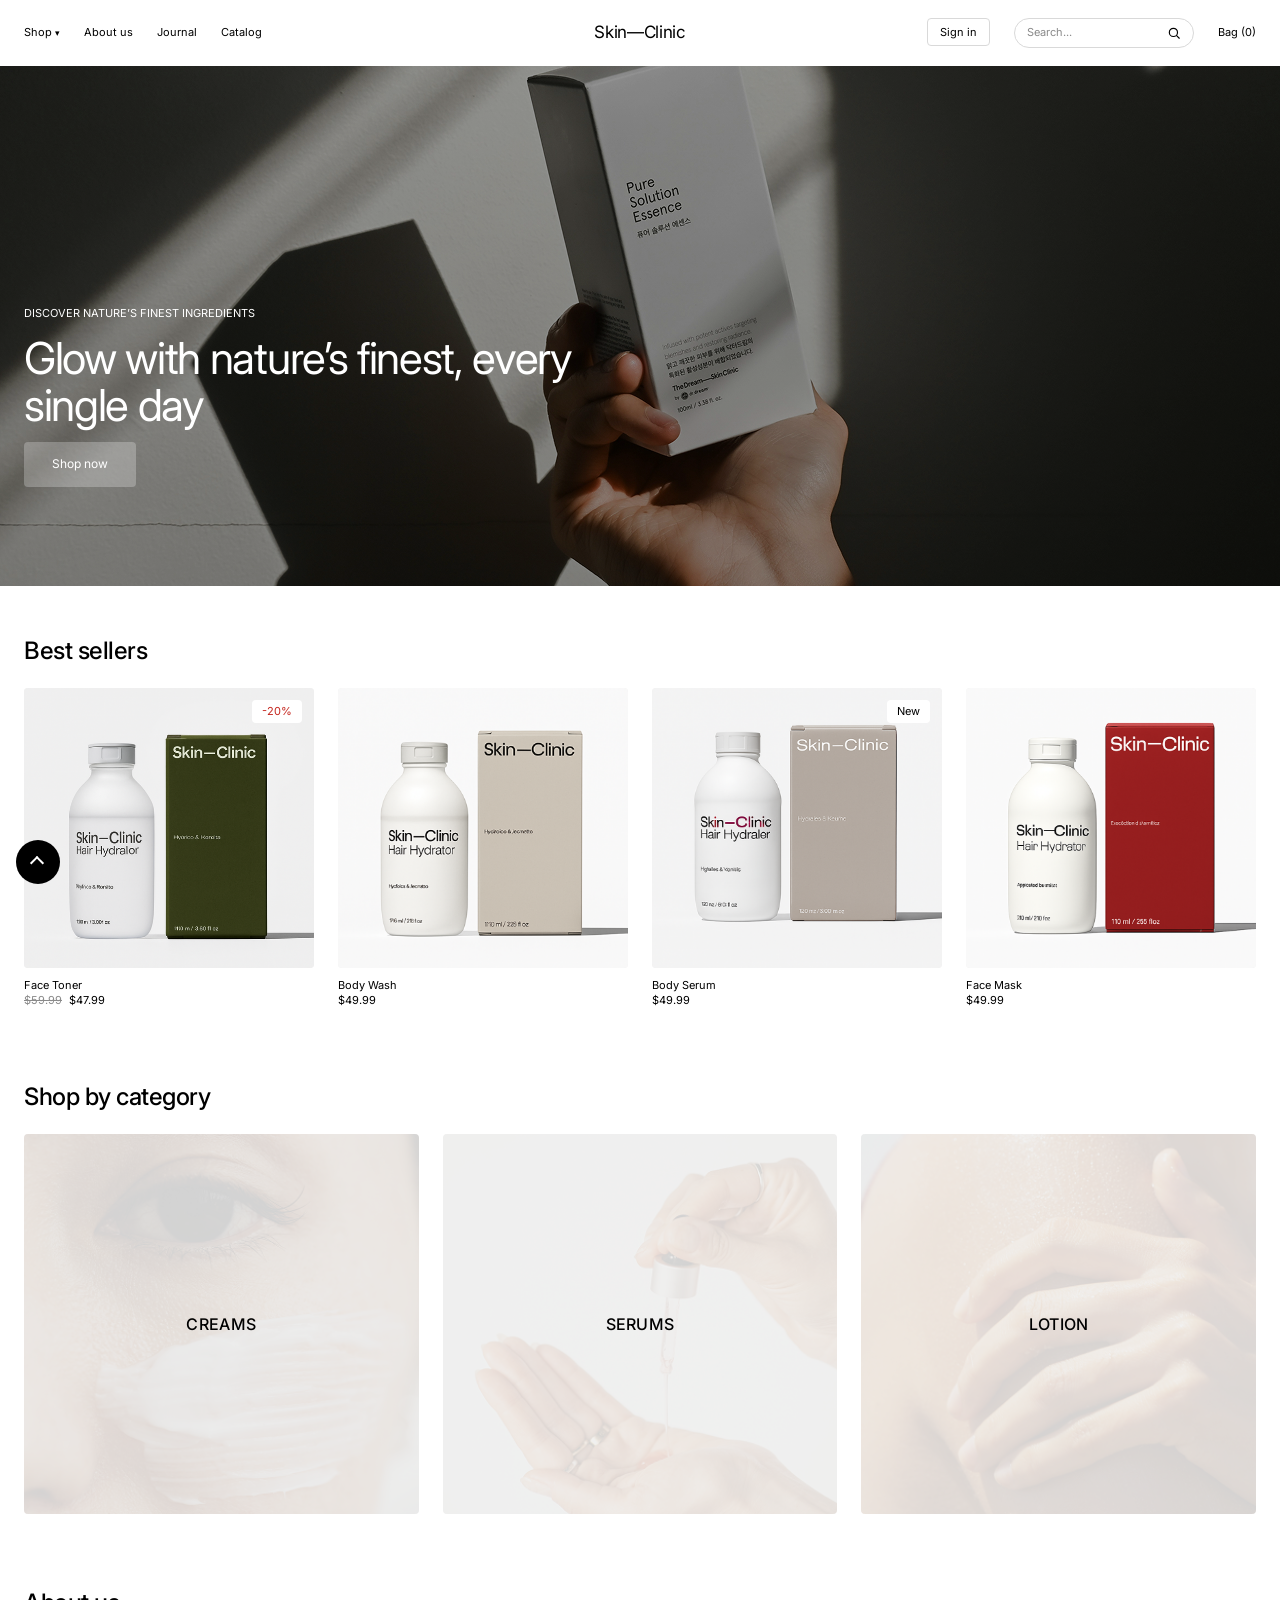
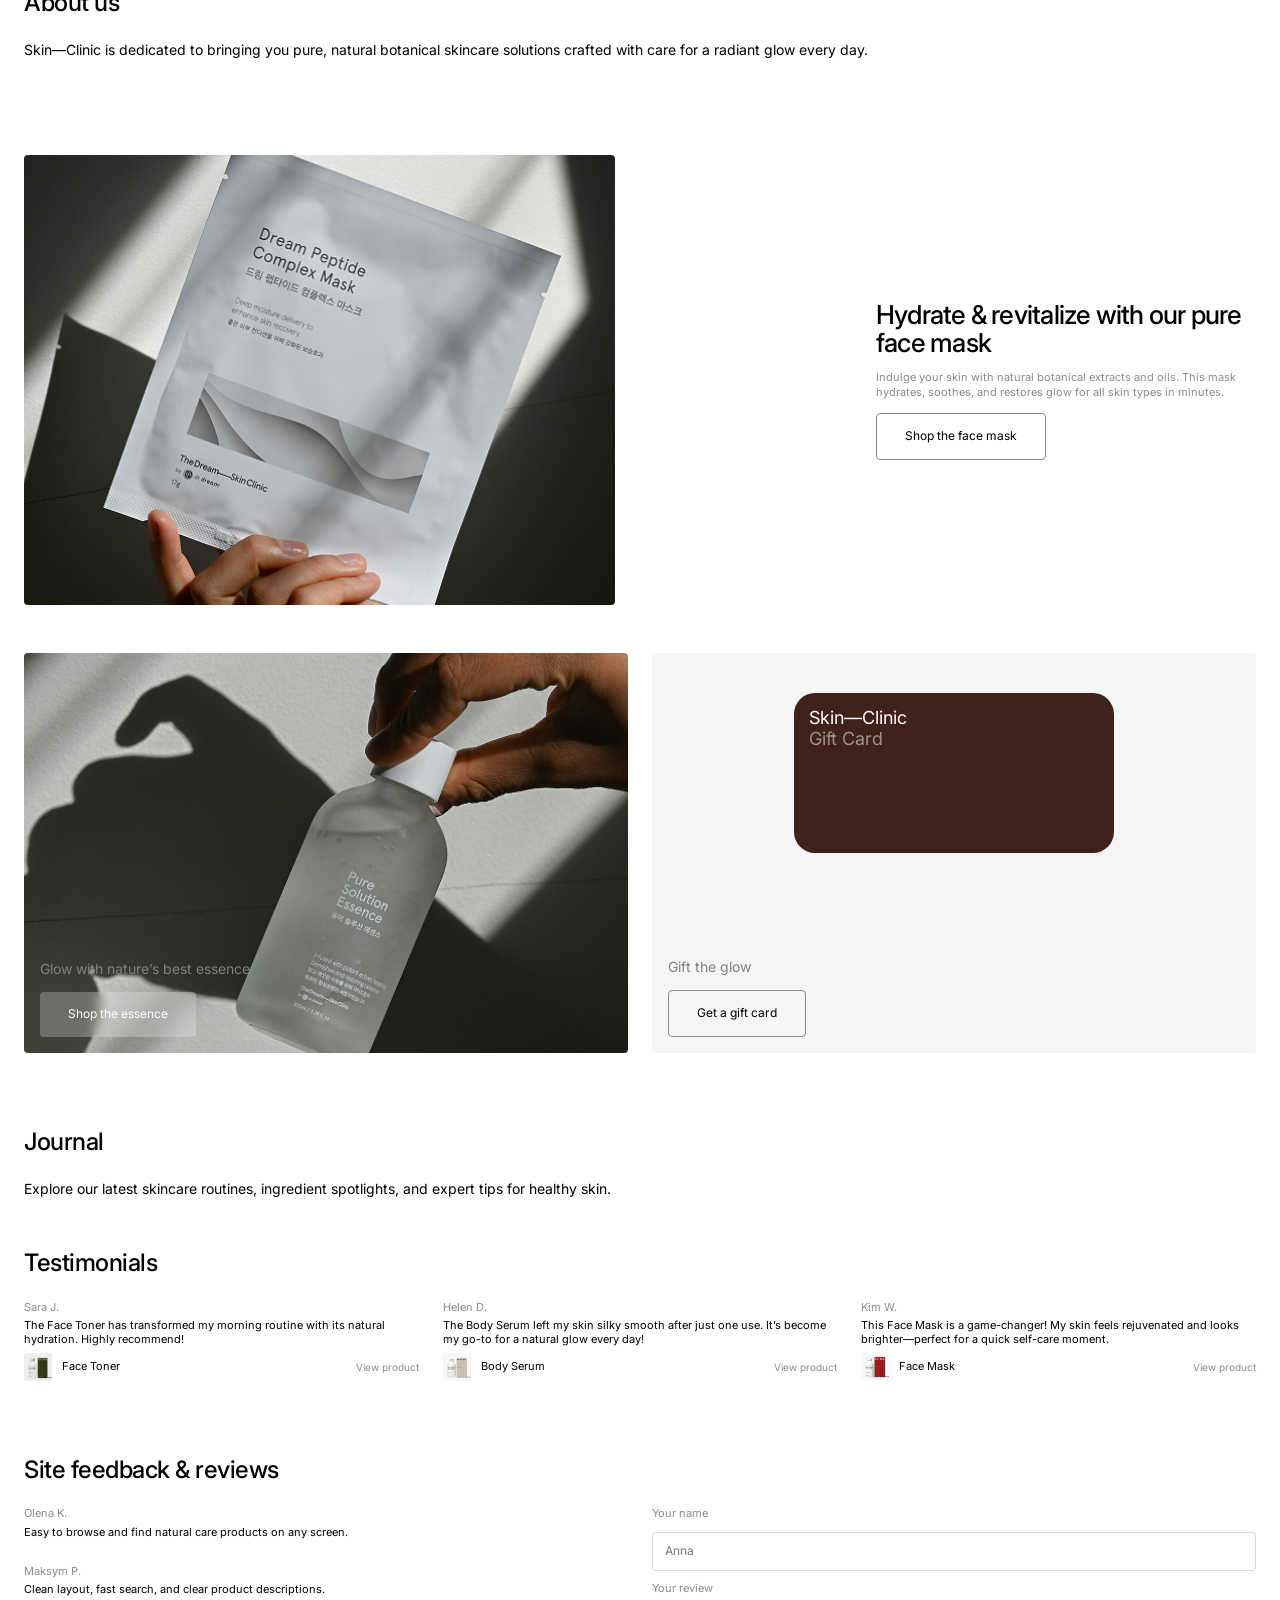
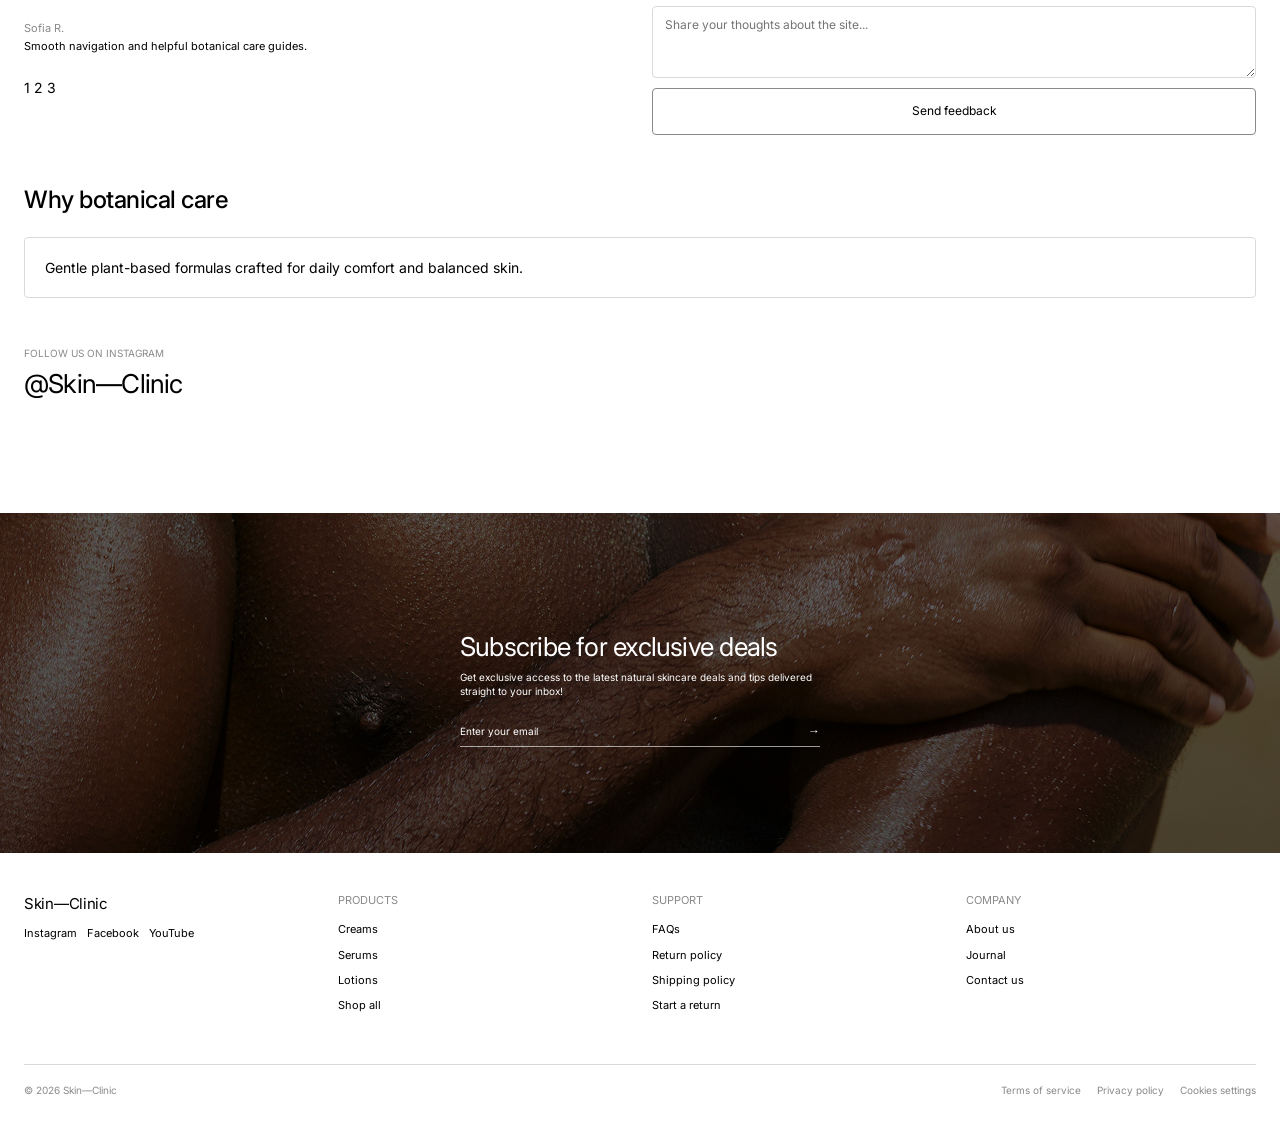
<file: index.html>
<!DOCTYPE html>
<html lang="en">
<head>
    <meta charset="UTF-8">
    <meta name="viewport" content="width=device-width, initial-scale=1.0">
    <title>Skin—Clinic | Natural botanical skincare</title>
    <meta name="description" content="Natural botanical skincare: toners, serums, masks and creams for a radiant glow every day.">
    <link rel="preconnect" href="https://fonts.googleapis.com">
    <link rel="preconnect" href="https://fonts.gstatic.com" crossorigin>
    <link href="https://fonts.googleapis.com/css2?family=Inter:wght@400;500&display=swap" rel="stylesheet">
    <link rel="stylesheet" href="./css/main.css">
    <link rel="stylesheet" href="./scss/style.css">
</head>
<body>
<a class="skip-link" href="#main">Skip to content</a>

<div class="page">

    <header class="header" id="top">
        <input type="checkbox" id="menu-toggle" class="menu-toggle" hidden>
        <label for="menu-toggle" class="burger" aria-label="Toggle menu">&#9776;</label>

        <nav class="header__nav" aria-label="Main">
            <ul class="nav-list">
                <li class="has-submenu">
                    <a href="#products" aria-haspopup="true">Shop <span class="nav-arrow" aria-hidden="true">&#9662;</span></a>
                    <ul class="submenu">
                        <li><a href="#products">Creams</a></li>
                        <li><a href="#products">Serums</a></li>
                        <li><a href="#products">Lotions</a></li>
                        <li><a href="#products">Shop all</a></li>
                    </ul>
                </li>
                <li><a href="#about">About us</a></li>
                <li><a href="#journal">Journal</a></li>
                <li><a href="bootstrap.html">Catalog</a></li>
            </ul>
        </nav>

        <a href="#top" class="header__brand">Skin—Clinic</a>

        <nav class="header__nav header__nav--right" aria-label="Account and bag">
            <ul class="nav-list">
                <li><a href="#auth-modal" class="signin-btn">Sign in</a></li>
                <li>
                    <form class="search" role="search" action="#" method="get">
                        <label class="visually-hidden" for="search">Search</label>
                        <input type="search" id="search" name="q" placeholder="Search...">
                        <button type="submit" aria-label="Search">
                            <svg width="14" height="14" viewBox="0 0 24 24" fill="none" stroke="currentColor" stroke-width="2" stroke-linecap="round" aria-hidden="true">
                                <circle cx="11" cy="11" r="7"></circle>
                                <line x1="16.5" y1="16.5" x2="21" y2="21"></line>
                            </svg>
                        </button>
                    </form>
                </li>
                <li><a href="#bag" aria-label="Bag, 0 items">Bag (0)</a></li>
            </ul>
        </nav>
    </header>

    <main id="main">

        <section class="hero" aria-labelledby="hero-title">
            <div class="hero__content">
                <p class="hero__eyebrow">Discover nature’s finest ingredients</p>
                <h1 class="hero__title" id="hero-title">Glow with nature’s finest, every single day</h1>
                <a href="#products" class="btn btn--glass">Shop now</a>
            </div>
        </section>

        <div class="container">

            <section class="section" id="products" aria-labelledby="best-sellers-title">
                <h2 class="section__title" id="best-sellers-title">Best sellers</h2>
                <ul class="product-list" id="product-list">
                    <li>
                        <article class="product">
                            <div class="product__media">
                                <img src="images/greentoner.png" alt="Face Toner bottle with green box">
                                <span class="product__tag product__tag--sale">-20%</span>
                            </div>
                            <div class="product__info">
                                <h3 class="product__title"><a href="#product-toner">Face Toner</a></h3>
                                <p class="product__price">
                                    <s><span class="visually-hidden">Original price: </span>$59.99</s>
                                    <span class="visually-hidden">Sale price: </span><data value="47.99">$47.99</data>
                                </p>
                            </div>
                        </article>
                    </li>
                    <li>
                        <article class="product">
                            <div class="product__media">
                                <img src="images/bjtoner.png" alt="Body Wash bottle with beige box">
                            </div>
                            <div class="product__info">
                                <h3 class="product__title"><a href="#product-wash">Body Wash</a></h3>
                                <p class="product__price"><data value="49.99">$49.99</data></p>
                            </div>
                        </article>
                    </li>
                    <li>
                        <article class="product">
                            <div class="product__media">
                                <img src="images/bjredtoner.png" alt="Body Serum bottle with red box">
                                <span class="product__tag">New</span>
                            </div>
                            <div class="product__info">
                                <h3 class="product__title"><a href="#product-serum">Body Serum</a></h3>
                                <p class="product__price"><data value="49.99">$49.99</data></p>
                            </div>
                        </article>
                    </li>
                    <li>
                        <article class="product">
                            <div class="product__media">
                                <img src="images/redtoner.png" alt="Face Mask bottle with grey box">
                            </div>
                            <div class="product__info">
                                <h3 class="product__title"><a href="#product-mask">Face Mask</a></h3>
                                <p class="product__price"><data value="49.99">$49.99</data></p>
                            </div>
                        </article>
                    </li>
                </ul>
                <p class="search-empty" id="search-empty" hidden>No products found. Try another search.</p>
            </section>

            <section class="section" id="categories" aria-labelledby="categories-title">
                <h2 class="section__title" id="categories-title">Shop by category</h2>
                <ul class="category-list">
                    <li>
                        <a href="#products" class="category">
                            <img src="images/cream.jpg" alt="">
                            <span class="category__label">Creams</span>
                        </a>
                    </li>
                    <li>
                        <a href="#products" class="category">
                            <img src="images/tonnerdrop.jpg" alt="">
                            <span class="category__label">Serums</span>
                        </a>
                    </li>
                    <li>
                        <a href="#products" class="category">
                            <img src="images/skin.jpg" alt="">
                            <span class="category__label">Lotion</span>
                        </a>
                    </li>
                </ul>
            </section>

            <section class="section" id="about" aria-labelledby="about-title">
                <h2 class="section__title" id="about-title">About us</h2>
                <p>Skin—Clinic is dedicated to bringing you pure, natural botanical skincare solutions crafted with care for a radiant glow every day.</p>
            </section>

            <section class="section promo" aria-labelledby="promo-title">
                <div class="promo__image-wrap">
                    <img class="promo__image" src="images/mask.jpg" alt="Hand holding the Dream Peptide Complex face mask sachet">
                </div>
                <div class="promo__text">
                    <h2 class="promo__title" id="promo-title">Hydrate &amp; revitalize with our pure face mask</h2>
                    <p class="promo__description">Indulge your skin with natural botanical extracts and oils. This mask hydrates, soothes, and restores glow for all skin types in minutes.</p>
                    <a href="#products" class="btn btn--outline">Shop the face mask</a>
                </div>
            </section>

            <section class="section" aria-labelledby="featured-title">
                <h2 class="visually-hidden" id="featured-title">Featured</h2>
                <ul class="banner-list">
                    <li>
                        <article class="banner banner--image">
                            <img src="images/tonnerhands.jpg" alt="Hand holding a bottle of Pure Solution Essence">
                            <div class="banner__content">
                                <h3 class="banner__title">Glow with nature’s best essence</h3>
                                <a href="#products" class="btn btn--glass">Shop the essence</a>
                            </div>
                        </article>
                    </li>
                    <li>
                        <article class="banner banner--gift">
                            <div class="gift-card" aria-hidden="true">
                                <span>Skin—Clinic</span>
                                <span class="gift-card__sub">Gift Card</span>
                            </div>
                            <div class="banner__content">
                                <h3 class="banner__title">Gift the glow</h3>
                                <a href="#products" class="btn btn--outline">Get a gift card</a>
                            </div>
                        </article>
                    </li>
                </ul>
            </section>

            <section class="section" id="journal" aria-labelledby="journal-title">
                <h2 class="section__title" id="journal-title">Journal</h2>
                <p>Explore our latest skincare routines, ingredient spotlights, and expert tips for healthy skin.</p>
            </section>

            <section class="section" aria-labelledby="testimonials-title">
                <h2 class="section__title" id="testimonials-title">Testimonials</h2>
                <ul class="testimonial-list">
                    <li>
                        <article class="testimonial">
                            <h3 class="testimonial__author">Sara J.</h3>
                            <blockquote class="testimonial__quote">
                                <p>The Face Toner has transformed my morning routine with its natural hydration. Highly recommend!</p>
                            </blockquote>
                            <a href="#products" class="testimonial__product">
                                <img src="images/greentoner.png" alt="">
                                <span class="testimonial__product-name">Face Toner</span>
                                <span class="testimonial__product-cta">View product</span>
                            </a>
                        </article>
                    </li>
                    <li>
                        <article class="testimonial">
                            <h3 class="testimonial__author">Helen D.</h3>
                            <blockquote class="testimonial__quote">
                                <p>The Body Serum left my skin silky smooth after just one use. It’s become my go-to for a natural glow every day!</p>
                            </blockquote>
                            <a href="#products" class="testimonial__product">
                                <img src="images/bjtoner.png" alt="">
                                <span class="testimonial__product-name">Body Serum</span>
                                <span class="testimonial__product-cta">View product</span>
                            </a>
                        </article>
                    </li>
                    <li>
                        <article class="testimonial">
                            <h3 class="testimonial__author">Kim W.</h3>
                            <blockquote class="testimonial__quote">
                                <p>This Face Mask is a game-changer! My skin feels rejuvenated and looks brighter—perfect for a quick self-care moment.</p>
                            </blockquote>
                            <a href="#products" class="testimonial__product">
                                <img src="images/redtoner.png" alt="">
                                <span class="testimonial__product-name">Face Mask</span>
                                <span class="testimonial__product-cta">View product</span>
                            </a>
                        </article>
                    </li>
                </ul>
            </section>

            <section class="section feedback" id="feedback" aria-labelledby="feedback-title">
                <h2 class="section__title" id="feedback-title">Site feedback &amp; reviews</h2>
                <div class="feedback__grid">
                    <div class="carousel">
                        <input type="radio" name="rev" id="rev1" checked hidden>
                        <input type="radio" name="rev" id="rev2" hidden>
                        <input type="radio" name="rev" id="rev3" hidden>

                        <div class="carousel__slides">
                            <article class="testimonial carousel__slide s1">
                                <h3 class="testimonial__author">Olena K.</h3>
                                <blockquote class="testimonial__quote">
                                    <p>Easy to browse and find natural care products on any screen.</p>
                                </blockquote>
                            </article>
                            <article class="testimonial carousel__slide s2">
                                <h3 class="testimonial__author">Maksym P.</h3>
                                <blockquote class="testimonial__quote">
                                    <p>Clean layout, fast search, and clear product descriptions.</p>
                                </blockquote>
                            </article>
                            <article class="testimonial carousel__slide s3">
                                <h3 class="testimonial__author">Sofia R.</h3>
                                <blockquote class="testimonial__quote">
                                    <p>Smooth navigation and helpful botanical care guides.</p>
                                </blockquote>
                            </article>
                        </div>

                        <div class="carousel__dots">
                            <label for="rev1">1</label>
                            <label for="rev2">2</label>
                            <label for="rev3">3</label>
                        </div>
                    </div>

                    <form class="feedback__form" action="#" method="post">
                        <label for="feedback-name">Your name</label>
                        <input type="text" id="feedback-name" name="name" placeholder="Anna" required>

                        <label for="feedback-msg">Your review</label>
                        <textarea id="feedback-msg" name="message" rows="3" placeholder="Share your thoughts about the site..." required></textarea>

                        <button type="submit" class="btn btn--outline">Send feedback</button>
                    </form>
                </div>
            </section>

            <section class="section sass-page" aria-labelledby="sass-demo-title">
                <h2 class="section__title" id="sass-demo-title">Why botanical care</h2>
                <div class="sass-page__card">
                    <p>Gentle plant-based formulas crafted for daily comfort and balanced skin.</p>
                </div>
            </section>

            <section class="section instagram" aria-labelledby="instagram-title">
                <h2 class="instagram__label" id="instagram-title">Follow us on Instagram</h2>
                <p><a href="https://instagram.com" target="_blank" rel="noopener" class="instagram__handle">@Skin—Clinic</a></p>
            </section>

        </div>

        <section class="subscribe" aria-labelledby="subscribe-title">
            <div class="subscribe__content">
                <h2 class="subscribe__title" id="subscribe-title">Subscribe for exclusive deals</h2>
                <p class="subscribe__text" id="subscribe-text">Get exclusive access to the latest natural skincare deals and tips delivered straight to your inbox!</p>
                <form class="subscribe__form" action="#" method="post">
                    <label class="visually-hidden" for="email">Email address</label>
                    <input type="email" id="email" name="email" placeholder="Enter your email" autocomplete="email" aria-describedby="subscribe-text" required>
                    <button type="submit" aria-label="Subscribe">&rarr;</button>
                </form>
            </div>
        </section>

    </main>

    <footer class="footer">
        <div class="footer__grid">
            <div class="footer__col">
                <p class="footer__logo">Skin—Clinic</p>
                <ul class="footer__social">
                    <li><a href="#">Instagram</a></li>
                    <li><a href="#">Facebook</a></li>
                    <li><a href="#">YouTube</a></li>
                </ul>
            </div>

            <nav class="footer__col" aria-labelledby="footer-products">
                <h2 class="footer__heading" id="footer-products">Products</h2>
                <ul>
                    <li><a href="#products">Creams</a></li>
                    <li><a href="#products">Serums</a></li>
                    <li><a href="#products">Lotions</a></li>
                    <li><a href="#products">Shop all</a></li>
                </ul>
            </nav>

            <nav class="footer__col" aria-labelledby="footer-support">
                <h2 class="footer__heading" id="footer-support">Support</h2>
                <ul>
                    <li><a href="#faqs">FAQs</a></li>
                    <li><a href="#returns">Return policy</a></li>
                    <li><a href="#shipping">Shipping policy</a></li>
                    <li><a href="#start-return">Start a return</a></li>
                </ul>
            </nav>

            <nav class="footer__col" aria-labelledby="footer-company">
                <h2 class="footer__heading" id="footer-company">Company</h2>
                <ul>
                    <li><a href="#about">About us</a></li>
                    <li><a href="#journal">Journal</a></li>
                    <li><a href="#contact">Contact us</a></li>
                </ul>
            </nav>
        </div>

        <div class="footer__legal">
            <p class="footer__legal-text"><small>© 2026 Skin—Clinic</small></p>
            <nav class="footer__legal-nav" aria-label="Legal">
                <ul class="footer__legal-links">
                    <li><a href="#terms">Terms of service</a></li>
                    <li><a href="#privacy">Privacy policy</a></li>
                    <li><a href="#cookies">Cookies settings</a></li>
                </ul>
            </nav>
        </div>
    </footer>

</div>

<div id="auth-modal" class="modal" role="dialog" aria-modal="true" aria-labelledby="auth-title">
    <div class="modal__box">
        <a href="#top" class="modal__close" aria-label="Close modal">&times;</a>
        <h2 id="auth-title" class="modal__title">Sign in</h2>
        <form class="modal__form" action="#" method="post">
            <label for="auth-email">Email</label>
            <input type="email" id="auth-email" name="email" placeholder="you@example.com" required>

            <label for="auth-pass">Password</label>
            <input type="password" id="auth-pass" name="password" minlength="6" placeholder="Min. 6 characters" required>

            <button type="submit" class="btn btn--outline">Log in</button>
        </form>
    </div>
</div>

<a href="#top" class="to-top" aria-label="Scroll to top"></a>

<script>
    const form = document.querySelector('.search');
    const input = document.getElementById('search');
    const items = document.querySelectorAll('.product-list > li');
    const empty = document.getElementById('search-empty');

    function filterProducts() {
        const query = input.value.trim().toLowerCase();
        let found = 0;

        items.forEach(function (li) {
            const name = li.querySelector('.product__title').textContent.toLowerCase();
            const match = name.includes(query);
            li.hidden = !match;
            if (match) {
                found++;
            }
        });

        empty.hidden = found !== 0;
    }

    input.addEventListener('input', filterProducts);

    form.addEventListener('submit', function (e) {
        e.preventDefault();
        filterProducts();
        document.getElementById('products').scrollIntoView({ behavior: 'smooth' });
    });
</script>
</body>
</html>
</file>
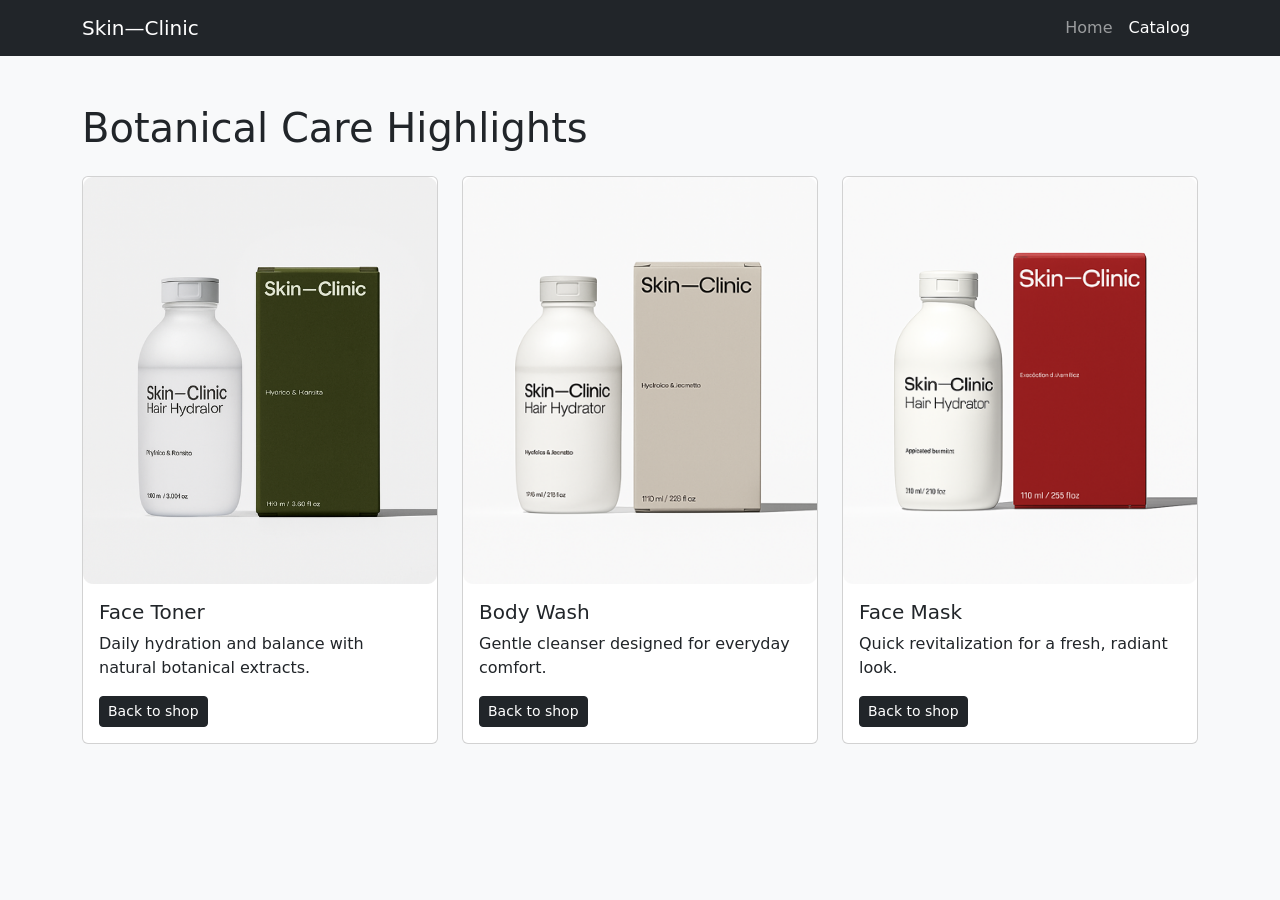
<file: bootstrap.html>
<!DOCTYPE html>
<html lang="en">
<head>
    <meta charset="UTF-8">
    <meta name="viewport" content="width=device-width, initial-scale=1.0">
    <title>Skin—Clinic | Catalog</title>
    <link href="https://cdn.jsdelivr.net/npm/bootstrap@5.2.3/dist/css/bootstrap.min.css" rel="stylesheet" integrity="sha384-rbsA2VBKQhggwzxH7pPCaAqO46MgnOM80zW1RWuH61DGLwZJEdK2Kadq2F9CUG65" crossorigin="anonymous">
</head>
<body class="bg-light">
    <nav class="navbar navbar-expand-lg navbar-dark bg-dark">
        <div class="container">
            <a class="navbar-brand" href="index.html">Skin—Clinic</a>
            <button class="navbar-toggler" type="button" data-bs-toggle="collapse" data-bs-target="#bsNav" aria-controls="bsNav" aria-expanded="false" aria-label="Toggle navigation">
                <span class="navbar-toggler-icon"></span>
            </button>
            <div class="collapse navbar-collapse" id="bsNav">
                <ul class="navbar-nav ms-auto">
                    <li class="nav-item"><a class="nav-link" href="index.html">Home</a></li>
                    <li class="nav-item"><a class="nav-link active" href="bootstrap.html">Catalog</a></li>
                </ul>
            </div>
        </div>
    </nav>

    <main class="container py-5">
        <h1 class="mb-4">Botanical Care Highlights</h1>
        <div class="row g-4">
            <div class="col-md-4">
                <div class="card h-100">
                    <img src="images/greentoner.png" class="card-img-top" alt="Face Toner">
                    <div class="card-body">
                        <h2 class="h5 card-title">Face Toner</h2>
                        <p class="card-text">Daily hydration and balance with natural botanical extracts.</p>
                        <a href="index.html#products" class="btn btn-dark btn-sm">Back to shop</a>
                    </div>
                </div>
            </div>
            <div class="col-md-4">
                <div class="card h-100">
                    <img src="images/bjtoner.png" class="card-img-top" alt="Body Wash">
                    <div class="card-body">
                        <h2 class="h5 card-title">Body Wash</h2>
                        <p class="card-text">Gentle cleanser designed for everyday comfort.</p>
                        <a href="index.html#products" class="btn btn-dark btn-sm">Back to shop</a>
                    </div>
                </div>
            </div>
            <div class="col-md-4">
                <div class="card h-100">
                    <img src="images/redtoner.png" class="card-img-top" alt="Face Mask">
                    <div class="card-body">
                        <h2 class="h5 card-title">Face Mask</h2>
                        <p class="card-text">Quick revitalization for a fresh, radiant look.</p>
                        <a href="index.html#products" class="btn btn-dark btn-sm">Back to shop</a>
                    </div>
                </div>
            </div>
        </div>
    </main>

    <script src="https://cdn.jsdelivr.net/npm/bootstrap@5.2.3/dist/js/bootstrap.bundle.min.js" integrity="sha384-kenU1KFdBle4zVF0s0G1M5b4hcpxyD9F7jL+jjXkk+Q2h455rYXK/7HAuoJI+014" crossorigin="anonymous"></script>
</body>
</html>
</file>
<file: css/main.css>
:root {
    --color-bg: #f5f5f5;
    --color-surface: #ffffff;
    --color-surface-muted: #f5f5f5;
    --color-product-bg: #efefef;
    --color-text: #000000;
    --color-text-muted: #8a8a8a;
    --color-border: #d9d9d9;
    --color-sale: #c4231b;
    --color-gift: #3f2219;

    --font: "Inter", "Helvetica Neue", Arial, sans-serif;

    --radius-sm: 4px;
    --gap: 24px;
    --side: 24px;
}

*,
*::before,
*::after {
    box-sizing: border-box;
}

html {
    scroll-behavior: smooth;
}

body {
    margin: 0;
    background: var(--color-bg);
    color: var(--color-text);
    font-family: var(--font);
    font-size: 14px;
    line-height: 1.4;
}

img {
    display: block;
    max-width: 100%;
}

a {
    color: inherit;
    text-decoration: none;
}

h1, h2, h3, p, blockquote, figure {
    margin: 0;
}

ul {
    margin: 0;
    padding: 0;
    list-style: none;
}

small {
    font-size: inherit;
}

cite,
address {
    font-style: normal;
}

a:focus-visible,
button:focus-visible,
input:focus-visible,
textarea:focus-visible {
    outline: 2px solid var(--color-text);
    outline-offset: 3px;
}

.visually-hidden {
    position: absolute;
    width: 1px;
    height: 1px;
    overflow: hidden;
    clip: rect(0 0 0 0);
    white-space: nowrap;
}

.skip-link {
    position: absolute;
    top: 8px;
    left: 8px;
    z-index: 100;
    padding: 10px 16px;
    font-size: 12px;
    color: #fff;
    background: var(--color-text);
    border-radius: var(--radius-sm);
    transform: translateY(-200%);
}

@keyframes fadeUp {
    from {
        opacity: 0;
        transform: translateY(10px);
    }
    to {
        opacity: 1;
        transform: translateY(0);
    }
}

.page {
    max-width: 1280px;
    margin: 0 auto;
    background: var(--color-surface);
}

.container {
    padding: 0 var(--side);
}

.section {
    padding-top: 48px;
}

.section__title {
    font-size: 24px;
    font-weight: 500;
    letter-spacing: -0.02em;
    margin-bottom: 20px;
}

.btn {
    display: inline-block;
    padding: 14px 28px;
    font: inherit;
    font-size: 12px;
    text-align: center;
    border-radius: var(--radius-sm);
    cursor: pointer;
    transition: background-color 0.2s, color 0.2s;
}

.btn--glass {
    color: #fff;
    background: rgba(255, 255, 255, 0.25);
    backdrop-filter: blur(6px);
}

.btn--glass:hover {
    background: rgba(255, 255, 255, 0.4);
}

.btn--outline {
    color: var(--color-text);
    background: transparent;
    border: 1px solid var(--color-text-muted);
}

.btn--outline:hover {
    background: var(--color-text);
    color: #fff;
    border-color: var(--color-text);
}

.header {
    display: grid;
    grid-template-columns: 1fr auto 1fr;
    align-items: center;
    padding: 18px var(--side);
    font-size: 11px;
}

.header__nav--right {
    justify-self: end;
}

.header__brand {
    font-size: 17px;
    letter-spacing: -0.02em;
}

.burger {
    display: none;
    font-size: 20px;
    cursor: pointer;
    user-select: none;
}

.signin-btn {
    padding: 6px 12px;
    border: 1px solid var(--color-border);
    border-radius: var(--radius-sm);
    transition: background-color 0.25s ease, color 0.25s ease;
}

.signin-btn:hover {
    background: var(--color-text);
    color: #fff;
    opacity: 1;
}

.nav-list {
    display: flex;
    align-items: center;
    gap: 24px;
}

.nav-list a:hover {
    opacity: 0.6;
}

.has-submenu {
    position: relative;
}

.nav-arrow {
    display: inline-block;
    font-size: 9px;
    transition: transform 0.2s;
}

.submenu {
    position: absolute;
    top: 100%;
    left: -12px;
    z-index: 20;
    min-width: 140px;
    padding: 8px 0;
    background: var(--color-surface);
    border: 1px solid var(--color-border);
    border-radius: var(--radius-sm);
    opacity: 0;
    visibility: hidden;
    transform: translateY(4px);
    transition: opacity 0.2s, transform 0.2s, visibility 0.2s;
}

.submenu a {
    display: block;
    padding: 8px 12px;
}

.submenu a:hover {
    opacity: 1;
    background: var(--color-surface-muted);
}

.has-submenu:hover .submenu,
.has-submenu:focus-within .submenu {
    opacity: 1;
    visibility: visible;
    transform: translateY(0);
}

.has-submenu:hover .nav-arrow,
.has-submenu:focus-within .nav-arrow {
    transform: rotate(180deg);
}

.search {
    display: flex;
    align-items: center;
    width: 180px;
    height: 30px;
    padding: 0 12px;
    border: 1px solid var(--color-border);
    border-radius: 999px;
}

.search:focus-within {
    border-color: var(--color-text);
}

.search input {
    flex: 1;
    min-width: 0;
    padding: 0;
    font: inherit;
    font-size: 11px;
    color: var(--color-text);
    background: transparent;
    border: 0;
}

.search input:focus-visible {
    outline: none;
}

.search input::placeholder {
    color: var(--color-text-muted);
}

.search button {
    display: flex;
    padding: 0;
    color: var(--color-text);
    background: transparent;
    border: 0;
    cursor: pointer;
}

.hero {
    min-height: 520px;
    padding: 40px var(--side);
    color: #fff;
    background-color: #1d1f1d;
    background-image: linear-gradient(rgba(0, 0, 0, 0.25), rgba(0, 0, 0, 0.35)), url("../images/hands.jpg");
    background-position: center;
    background-size: cover;
    background-repeat: no-repeat;
}

.hero__content {
    max-width: 560px;
    padding-top: 200px;
    animation: fadeUp 0.7s ease both;
}

.hero__eyebrow {
    font-size: 11px;
    text-transform: uppercase;
    margin-bottom: 14px;
}
.hero__title {
    font-size: clamp(32px, 4vw, 44px);
    font-weight: 400;
    line-height: 1.05;
    letter-spacing: -0.03em;
    margin-bottom: 14px;
}

.product-list {
    display: grid;
    grid-template-columns: repeat(4, 1fr);
    column-gap: var(--gap);
}

.product {
    position: relative;
    margin-bottom: 24px;
}

.product__media {
    position: relative;
    width: 100%;
    height: 280px;
    background: var(--color-product-bg);
    border-radius: var(--radius-sm);
    overflow: hidden;
    margin-bottom: 10px;
}

.product__media img {
    width: 100%;
    height: 100%;
    object-fit: cover;
    transition: transform 0.35s ease;
}

.product:hover .product__media img {
    transform: scale(1.04);
}

.product__tag {
    position: absolute;
    top: 12px;
    right: 12px;
    padding: 4px 10px;
    font-size: 11px;
    background: #fff;
    border-radius: var(--radius-sm);
}

.product__tag--sale {
    color: var(--color-sale);
}

.product__info {
    font-size: 11px;
}

.product__title {
    font-size: inherit;
    font-weight: 400;
}

.product__price s {
    color: var(--color-text-muted);
    margin-right: 4px;
}

.category-list {
    display: grid;
    grid-template-columns: repeat(3, 1fr);
    column-gap: var(--gap);
}

.category {
    position: relative;
    display: flex;
    align-items: center;
    justify-content: center;
    width: 100%;
    height: 380px;
    background: var(--color-product-bg);
    border-radius: var(--radius-sm);
    overflow: hidden;
    margin-bottom: 24px;
}

.category img {
    width: 100%;
    height: 100%;
    object-fit: cover;
    opacity: 0.12;
    transition: opacity 0.4s;
}

.category__label {
    position: absolute;
    inset: 0;
    display: flex;
    align-items: center;
    justify-content: center;
    font-size: 16px;
    font-weight: 500;
    letter-spacing: 0.02em;
    text-transform: uppercase;
    color: var(--color-text);
    transition: opacity 0.4s;
}

.category:hover img,
.category:focus-visible img {
    opacity: 1;
}

.category:hover .category__label,
.category:focus-visible .category__label {
    opacity: 0;
}

@media (hover: none) {
    .category img {
        opacity: 1;
    }

    .category__label {
        inset: auto 12px 12px;
        padding: 14px;
        font-size: 11px;
        font-weight: 400;
        text-transform: none;
        letter-spacing: 0;
        color: #fff;
        background: rgba(255, 255, 255, 0.25);
        backdrop-filter: blur(8px);
        border-radius: var(--radius-sm);
    }
}

.promo {
    display: flex;
    align-items: center;
    justify-content: space-between;
    gap: var(--gap);
    padding-top: 96px;
}

.promo__image-wrap {
    width: 48%;
}

.promo__image {
    width: 100%;
    height: 450px;
    object-fit: cover;
    border-radius: var(--radius-sm);
}

.promo__text {
    width: 48%;
    max-width: 380px;
}

.promo__title {
    font-size: 26px;
    font-weight: 500;
    line-height: 1.1;
    letter-spacing: -0.03em;
    margin-bottom: 12px;
}

.promo__description {
    font-size: 11px;
    color: var(--color-text-muted);
    margin-bottom: 12px;
}

.banner-list {
    display: grid;
    grid-template-columns: repeat(2, 1fr);
    column-gap: var(--gap);
}

.banner {
    position: relative;
    display: flex;
    flex-direction: column;
    justify-content: flex-end;
    align-items: flex-start;
    min-height: 400px;
    padding: 16px;
    border-radius: var(--radius-sm);
    overflow: hidden;
    margin-bottom: 24px;
}

.banner--image img {
    position: absolute;
    inset: 0;
    width: 100%;
    height: 100%;
    object-fit: cover;
}

.banner--gift {
    background: var(--color-surface-muted);
}

.banner__content {
    position: relative;
}

.banner__title {
    font-size: 14px;
    font-weight: 400;
    margin-bottom: 14px;
    color: #808080;
}

.gift-card {
    position: absolute;
    top: 40px;
    left: 50%;
    width: min(320px, calc(100% - 32px));
    aspect-ratio: 2 / 1;
    height: auto;
    padding: 15px;
    font-size: 18px;
    line-height: 1.15;
    color: #fff;
    background: var(--color-gift);
    border-radius: 21px;
    transform: translateX(-50%);
}

.gift-card span {
    display: block;
}

.gift-card__sub {
    color: rgba(255, 255, 255, 0.5);
}

.testimonial-list {
    display: grid;
    grid-template-columns: repeat(3, 1fr);
    column-gap: var(--gap);
}

.testimonial {
    margin-bottom: 24px;
}

.testimonial__author {
    font-size: 11px;
    font-weight: 400;
    color: var(--color-text-muted);
    margin-bottom: 4px;
}

.testimonial__quote {
    font-size: 11px;
    line-height: 1.25;
    margin-bottom: 6px;
}

.testimonial__product {
    display: flex;
    align-items: center;
    gap: 10px;
}

.testimonial__product-name {
    font-size: 11px;
}

.testimonial__product img {
    flex-shrink: 0;
    width: 28px;
    height: 28px;
    object-fit: cover;
    background: var(--color-product-bg);
    border-radius: 3px;
}

.testimonial__product-cta {
    margin-left: auto;
    font-size: 10px;
    color: var(--color-text-muted);
}

.feedback__grid {
    display: grid;
    grid-template-columns: 1fr 1fr;
    gap: var(--gap);
    align-items: start;
}

.feedback__form {
    display: flex;
    flex-direction: column;
    gap: 10px;
}

.feedback__form label {
    font-size: 11px;
    color: var(--color-text-muted);
}

.feedback__form input,
.feedback__form textarea {
    width: 100%;
    padding: 10px 12px;
    font: inherit;
    font-size: 12px;
    border: 1px solid var(--color-border);
    border-radius: var(--radius-sm);
    background: var(--color-surface);
}

.feedback__form textarea {
    resize: vertical;
}

.instagram {
    padding-bottom: 110px;
}

.instagram__label {
    font-size: 10px;
    font-weight: 400;
    text-transform: uppercase;
    color: var(--color-text-muted);
    margin-bottom: 6px;
}

.instagram__handle {
    font-size: 26px;
    letter-spacing: -0.03em;
}

.subscribe {
    min-height: 340px;
    padding: 40px var(--side);
    color: #fff;
    background-color: #3a2a22;
    background-image: linear-gradient(rgba(0, 0, 0, 0.35), rgba(0, 0, 0, 0.45)), url("../images/man.jpg");
    background-position: center;
    background-size: cover;
    background-repeat: no-repeat;
}

.subscribe__content {
    width: 100%;
    max-width: 360px;
    margin: 0 auto;
    padding-top: 80px;
}

.subscribe__title {
    font-size: 26px;
    font-weight: 400;
    line-height: 1.05;
    letter-spacing: -0.03em;
    margin-bottom: 10px;
}

.subscribe__text {
    font-size: 10px;
    margin-bottom: 18px;
}

.subscribe__form {
    display: flex;
    align-items: center;
    border-bottom: 1px solid rgba(255, 255, 255, 0.6);
}

.subscribe__form:focus-within {
    border-bottom-color: #fff;
}

.subscribe__form input {
    flex: 1;
    min-width: 0;
    padding: 8px 0;
    font: inherit;
    font-size: 10px;
    color: #fff;
    background: transparent;
    border: 0;
}

.subscribe__form input::placeholder {
    color: #fff;
}

.subscribe__form input:focus-visible {
    outline: none;
}

.subscribe__form button {
    flex-shrink: 0;
    padding: 4px 0 4px 12px;
    font-size: 12px;
    color: #fff;
    background: transparent;
    border: 0;
    cursor: pointer;
}

.footer {
    padding: 40px var(--side) 24px;
}

.footer__grid {
    display: grid;
    grid-template-columns: repeat(4, 1fr);
    gap: var(--gap);
    padding-bottom: 40px;
}

.footer__col {
    font-size: 11px;
}

.footer__logo {
    font-size: 15px;
    letter-spacing: -0.02em;
    margin-bottom: 12px;
}

.footer__social {
    display: flex;
    gap: 10px;
}

.footer__col li {
    margin-bottom: 10px;
}

.footer__heading {
    font-size: 11px;
    font-weight: 400;
    text-transform: uppercase;
    color: var(--color-text-muted);
    margin-bottom: 14px;
}

.footer a:hover {
    opacity: 0.6;
}

.footer__legal {
    display: flex;
    flex-wrap: wrap;
    align-items: center;
    justify-content: space-between;
    gap: 8px 16px;
    padding-top: 18px;
    font-size: 10px;
    color: var(--color-text-muted);
    border-top: 1px solid var(--color-border);
}

.footer__legal-links {
    display: flex;
    gap: 16px;
}

.modal {
    position: fixed;
    inset: 0;
    z-index: 2000;
    display: none;
    align-items: center;
    justify-content: center;
    padding: 16px;
    background: rgba(0, 0, 0, 0.5);
}

.modal:target {
    display: flex;
}

.modal__box {
    position: relative;
    width: 100%;
    max-width: 360px;
    padding: 24px;
    background: var(--color-surface);
    border-radius: var(--radius-sm);
    animation: fadeUp 0.25s ease both;
}

.modal__close {
    position: absolute;
    top: 10px;
    right: 14px;
    font-size: 22px;
    line-height: 1;
}

.modal__title {
    font-size: 18px;
    font-weight: 500;
    margin-bottom: 14px;
}

.modal__form {
    display: flex;
    flex-direction: column;
    gap: 10px;
}

.modal__form label {
    font-size: 11px;
    color: var(--color-text-muted);
}

.modal__form input {
    width: 100%;
    padding: 9px 12px;
    font: inherit;
    font-size: 12px;
    border: 1px solid var(--color-border);
    border-radius: var(--radius-sm);
}

.to-top {
    position: fixed;
    left: 16px;
    bottom: 16px;
    z-index: 1000;
    width: 44px;
    height: 44px;
    background: var(--color-text);
    border-radius: 50%;
    transition: transform 0.3s ease, opacity 0.3s ease, background-color 0.3s ease;
}

.to-top::before {
    content: "";
    position: absolute;
    top: 18px;
    left: 16px;
    width: 10px;
    height: 10px;
    border-top: 2px solid #fff;
    border-left: 2px solid #fff;
    transform: rotate(45deg);
}

.to-top:hover {
    opacity: 0.75;
    transform: translateY(-4px);
}

@media (max-width: 900px) {
    .product-list {
        grid-template-columns: repeat(2, 1fr);
    }

    .testimonial-list {
        grid-template-columns: repeat(2, 1fr);
    }

    .footer__grid,
    .feedback__grid {
        grid-template-columns: 1fr;
    }

    .category {
        height: 280px;
    }

    .promo__image {
        height: 320px;
    }
}

@media (max-width: 700px) {
    .burger {
        display: block;
        justify-self: start;
    }

    .header {
        grid-template-columns: auto 1fr auto;
    }

    .header__brand {
        order: 0;
        justify-self: center;
    }

    .header__nav {
        display: none;
        grid-column: 1 / -1;
        justify-self: stretch;
    }

    .menu-toggle:checked ~ .header__nav {
        display: block;
    }

    .header__nav--right {
        justify-self: stretch;
    }

    .nav-list {
        flex-direction: column;
        gap: 12px;
        padding-top: 8px;
    }

    .signin-btn {
        position: static;
        display: inline-block;
    }

    .category-list,
    .banner-list {
        grid-template-columns: 1fr;
    }

    .category {
        height: 220px;
    }

    .promo {
        flex-direction: column;
        align-items: stretch;
        padding-top: 48px;
    }

    .promo__image-wrap,
    .promo__text {
        width: 100%;
        max-width: none;
    }

    .promo__image {
        height: 240px;
    }
}

@media (max-width: 480px) {
    .product-list,
    .testimonial-list {
        grid-template-columns: 1fr;
    }

    .product__media {
        height: 220px;
    }

    .hero {
        min-height: 400px;
    }

    .hero__content {
        padding-top: 90px;
    }
}
</file>
<file: scss/style.css>
.sass-page__card {
  background: #ffffff;
  border: 1px solid #d9d9d9;
  border-radius: 4px;
  padding: 20px;
}

.sass-page__card:hover {
  border-color: #000000;
}
/*# sourceMappingURL=style.css.map */
</file>
